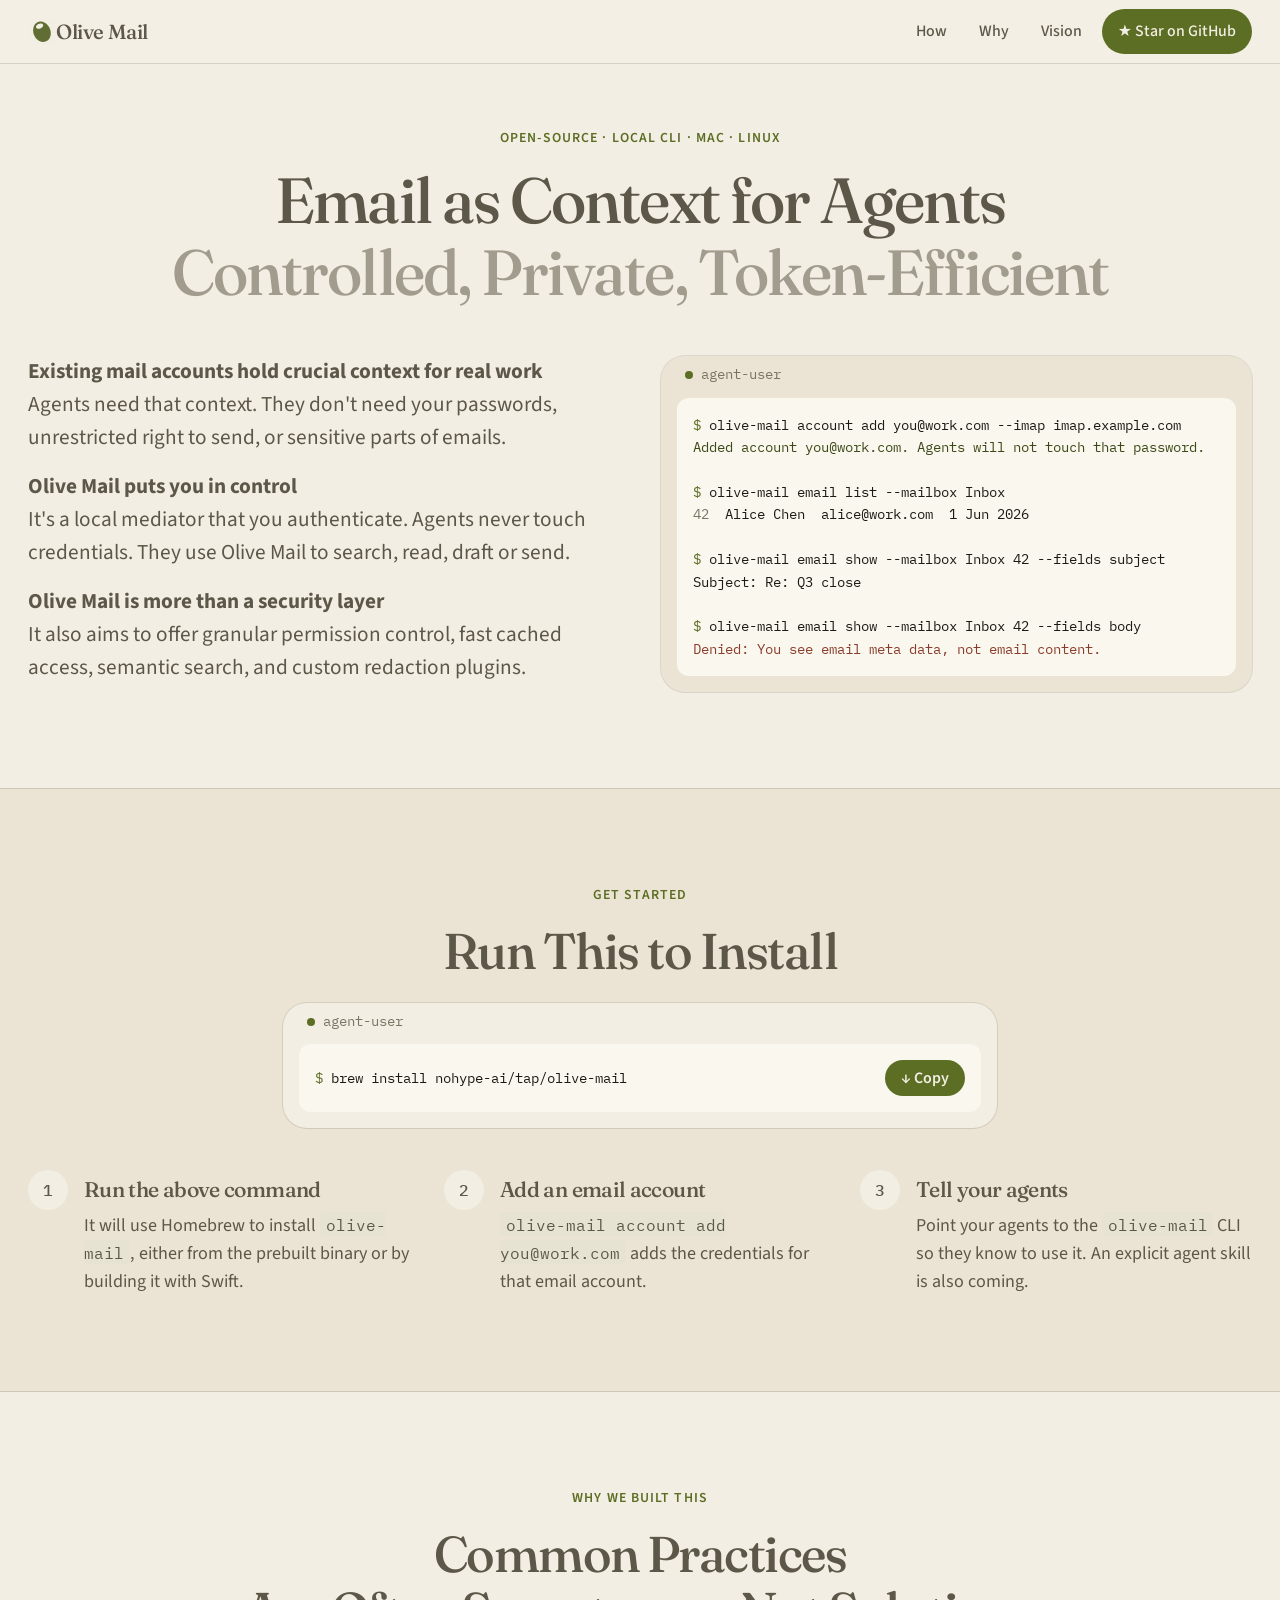
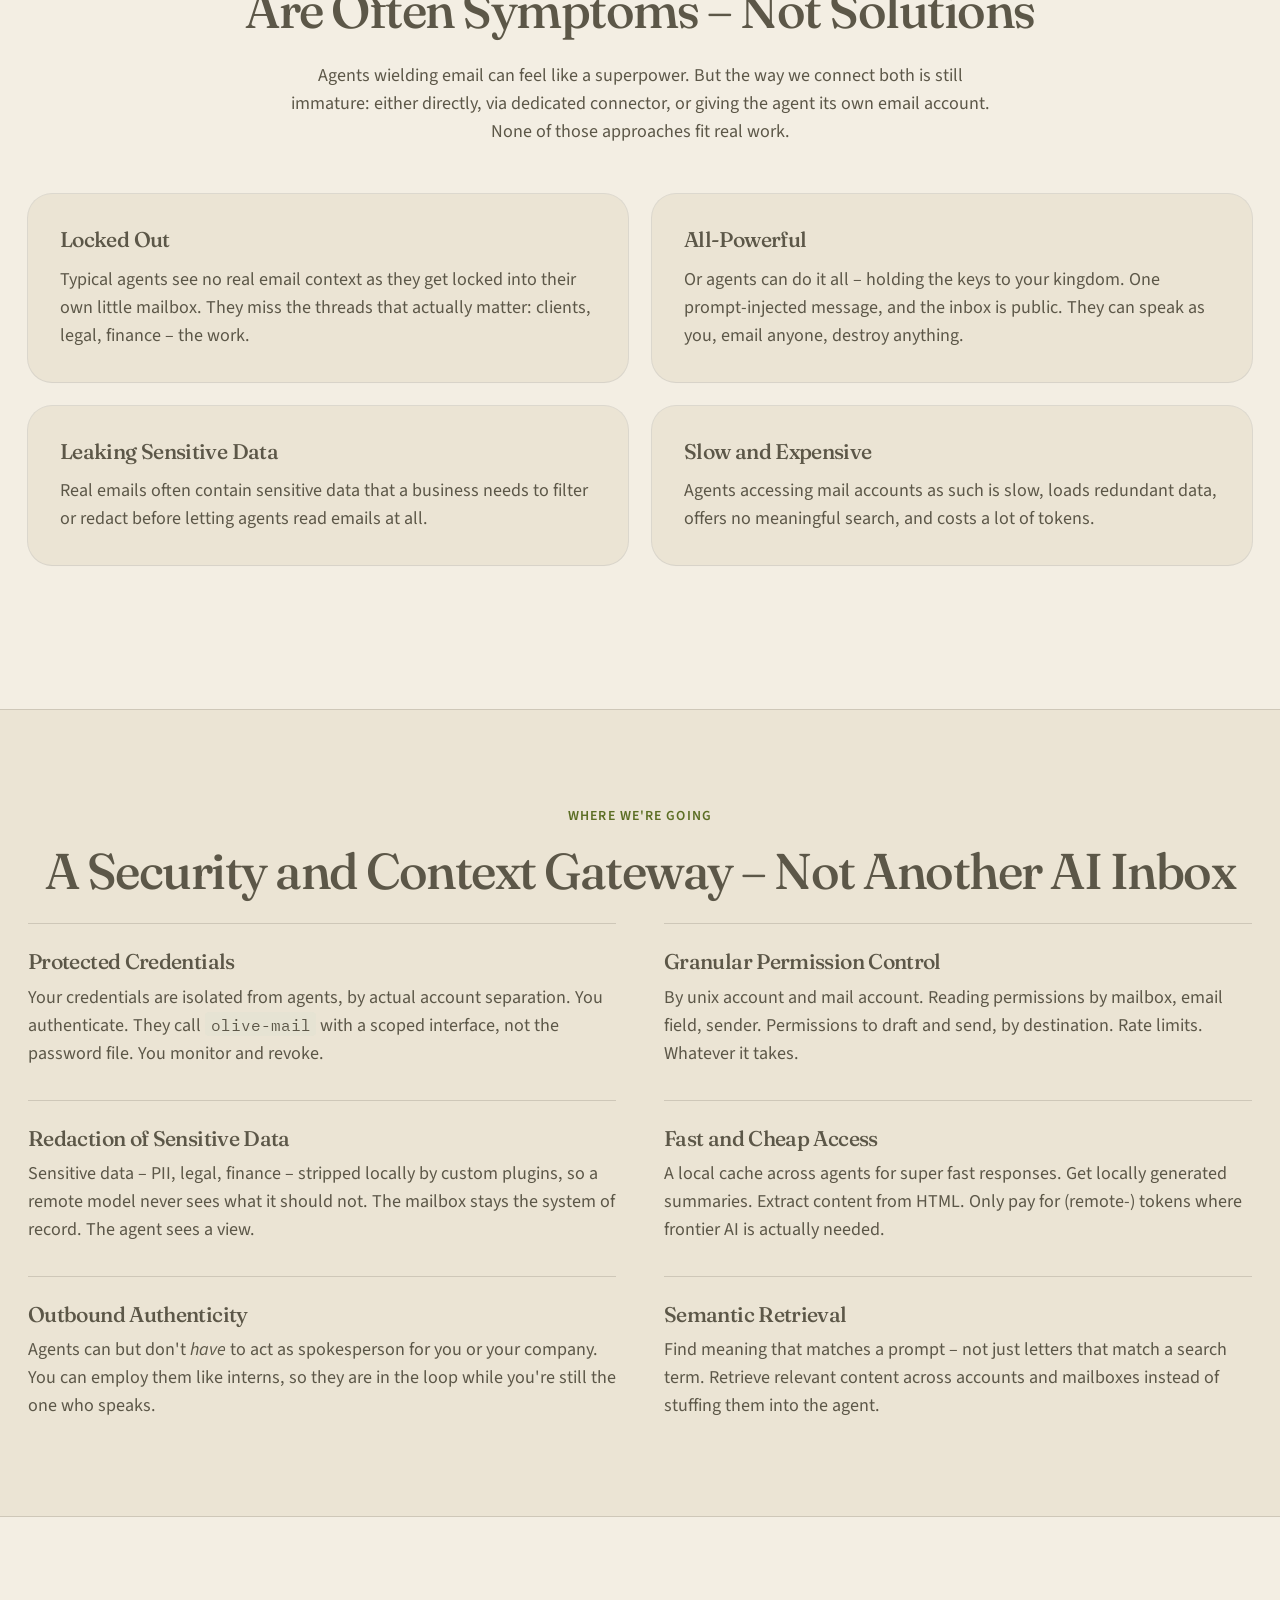
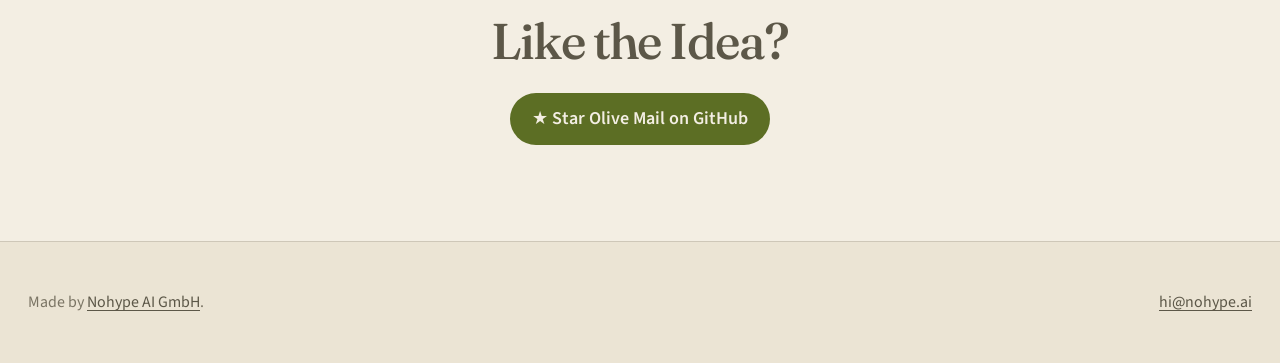
<file: index.html>
<!DOCTYPE html>
<html lang="en">
  <head>
    <meta charset="utf-8" />
    <meta name="viewport" content="width=device-width, initial-scale=1" />
    <title>Olive Mail - Email as Context for Agents</title>
    <meta
      name="description"
      content="olive-mail is a local open-source CLI that turns the mail you already have into context for agents – scoped, redacted, and never sent as you."
    />
    <meta name="theme-color" content="#5C6E24" />
    <meta property="og:type" content="website" />
    <meta property="og:site_name" content="Olive Mail" />
    <meta property="og:title" content="Olive Mail - Email as Context for Agents" />
    <meta property="og:description" content="olive-mail is a local open-source CLI that turns the mail you already have into context for agents – scoped, redacted, and never sent as you." />
    <meta property="og:url" content="https://olivemail.ai/" />
    <meta property="og:image" content="https://olivemail.ai/assets/social_banner.png" />
    <meta property="og:image:type" content="image/png" />
    <meta property="og:image:width" content="1280" />
    <meta property="og:image:height" content="640" />
    <meta property="og:image:alt" content="Olive Mail — Email as Context for Agents. Controlled, Private, Token-Efficient" />
    <meta name="twitter:card" content="summary_large_image" />
    <meta name="twitter:image" content="https://olivemail.ai/assets/social_banner.png" />
    <meta name="twitter:image:alt" content="Olive Mail — Email as Context for Agents. Controlled, Private, Token-Efficient" />
    <link rel="icon" type="image/svg+xml" href="assets/favicon.svg" />
    <link rel="preconnect" href="https://fonts.googleapis.com" />
    <link rel="preconnect" href="https://fonts.gstatic.com" crossorigin />
    <link
      href="https://fonts.googleapis.com/css2?family=Fraunces:opsz,wght@9..144,500;9..144,600&family=IBM+Plex+Mono:wght@400;500&family=Source+Sans+3:ital,wght@0,400;0,500;0,600;1,400&display=swap"
      rel="stylesheet"
    />
    <link rel="stylesheet" href="css/style.css" />
  </head>
  <body>
    <div id="home" class="home-anchor" tabindex="-1"></div>
    <header class="site-header">
      <div class="wrap header-inner">
        <a class="brand" href="#home" aria-label="olive-mail home">
          <img
            class="brand-mark"
            src="assets/favicon.svg"
            width="28"
            height="28"
            alt=""
          />
          <span class="brand-name">Olive Mail</span>
        </a>
        <nav class="nav" aria-label="Primary">
          <a href="#how">How</a>
          <a href="#why">Why</a>
          <a href="#vision">Vision</a>
          <a href="https://github.com/nohype-ai/olive-mail" class="nav-cta" target="_blank" rel="noopener noreferrer">★ Star on GitHub</a>
        </nav>
      </div>
    </header>

    <main id="main">
      <section class="hero">
        <div class="wrap">
          <div class="hero-head">
            <p class="eyebrow">Open-source · Local CLI · Mac · Linux</p>
            <h1>
              Email as Context for Agents<br />
              <span class="h1-sub">Controlled, Private, Token-Efficient</span>
            </h1>
          </div>
          <div class="hero-grid">
            <div class="hero-copy">
              <p class="lede">
                  <b>Existing mail accounts hold crucial context for real work</b><br>Agents need that context. They don't need your passwords, unrestricted right to send, or sensitive parts of emails.
              </p>
              <p class="lede">
                <b>Olive Mail puts you in control</b><br>It's a local mediator that you authenticate. Agents never touch credentials. They use Olive Mail to search, read, draft or send.
              </p>
              <p class="lede">
                <b>Olive Mail is more than a security layer</b><br>It also aims to offer granular permission control, fast cached access, semantic search, and custom redaction plugins.
              </p>
            </div>
            <aside class="hero-panel" aria-label="Command preview">
              <div class="term">
                <div class="term-top">
                  <span class="term-dot" aria-hidden="true"></span>
                  <span>agent-user</span>
                </div>
                <pre class="term-body"><code><span class="prompt">$</span> olive-mail account add you@work.com --imap imap.example.com
<span class="ok">Added account you@work.com. Agents will not touch that password.</span>

<span class="prompt">$</span> olive-mail email list --mailbox Inbox
<span class="dim">42</span>  Alice Chen  alice@work.com  1 Jun 2026

<span class="prompt">$</span> olive-mail email show --mailbox Inbox 42 --fields subject
Subject: Re: Q3 close

<span class="prompt">$</span> olive-mail email show --mailbox Inbox 42 --fields body
<span class="deny">Denied: You see email meta data, not email content.</span></code></pre>
              </div>
            </aside>
          </div>
        </div>
      </section>

      <section class="band" id="how">
        <div class="wrap">
          <p class="eyebrow">Get Started</p>
          <h2>Run This to Install</h2>
          <div
            class="term term-install"
            role="button"
            tabindex="0"
            aria-label="Copy install command: brew install nohype-ai/tap/olive-mail"
            data-copy="brew install nohype-ai/tap/olive-mail"
          >
            <div class="term-top">
              <span class="term-dot" aria-hidden="true"></span>
              <span>agent-user</span>
            </div>
            <div class="term-body">
              <pre><code><span class="prompt">$</span> brew install nohype-ai/tap/olive-mail</code></pre>
              <span class="term-copy-label">↓ Copy</span>
            </div>
          </div>
          <ol class="steps">
            <li>
              <span class="step-n">1</span>
              <div>
                <h3>Run the above command</h3>
                <p>
                  It will use Homebrew to install <code>olive-mail</code>,
                  either from the prebuilt binary or by building it with Swift.
                </p>
              </div>
            </li>
            <li>
              <span class="step-n">2</span>
              <div>
                <h3>Add an email account</h3>
                <p>
                  <code>olive-mail account add you@work.com</code> adds the
                  credentials for that email account.
                </p>
              </div>
            </li>
            <li>
              <span class="step-n">3</span>
              <div>
                <h3>Tell your agents</h3>
                <p>
                  Point your agents to the <code>olive-mail</code> CLI so they
                  know to use it. An explicit agent skill is also coming.
                </p>
              </div>
            </li>
          </ol>
        </div>
      </section>

      <section class="plain" id="why">
        <div class="wrap">
          <p class="eyebrow">Why We Built This</p>
          <h2>Common Practices<br>Are Often Symptoms – Not Solutions</h2>
          <p class="section-body">Agents wielding email can feel like a superpower. But the way we connect both is still immature: either directly, via dedicated connector, or giving the agent its own email account. None of those approaches fit real work.</p>
          <div class="split">
            <article class="card">
              <h3>Locked Out</h3>
              <p>
                Typical agents see no real email context as they get locked into their own
                little mailbox. They miss the threads that actually matter: clients,
                legal, finance – the work.
              </p>
            </article>
            <article class="card">
              <h3>All-Powerful</h3>
              <p>
                Or agents can do it all – holding the keys to your kingdom. One prompt-injected message, and the inbox is public. They can speak as you, email anyone, destroy anything.
              </p>
            </article>
            <article class="card">
              <h3>Leaking Sensitive Data</h3>
              <p>
                Real emails often contain sensitive data that a business needs
                to filter or redact before letting agents read emails at all.
              </p>
            </article>
            <article class="card">
              <h3>Slow and Expensive</h3>
              <p>
                Agents accessing mail accounts as such is slow, loads redundant
                data, offers no meaningful search, and costs a lot of tokens.
              </p>
            </article>
          </div>
        </div>
      </section>

      <section class="band" id="vision">
        <div class="wrap">
          <p class="eyebrow">Where We're Going</p>
          <h2>A Security and Context Gateway – Not Another AI Inbox</h2>
          <ul class="features">
            <li>
              <h3>Protected Credentials</h3>
              <p>
                Your credentials are isolated from agents, by actual account separation. You authenticate. They call <code>olive-mail</code> with a scoped interface, not the password file. You monitor and revoke.
              </p>
            </li>
            <li>
              <h3>Granular Permission Control</h3>
              <p>
                By unix account and mail account. Reading permissions by mailbox, email field, sender. Permissions to draft and send, by destination. Rate limits. Whatever it takes.
              </p>
            </li>
            <li>
              <h3>Redaction of Sensitive Data</h3>
              <p>
                Sensitive data – PII, legal, finance – stripped locally by custom plugins, so a
                remote model never sees what it should not. The mailbox stays
                the system of record. The agent sees a view.
              </p>
            </li>
            <li>
              <h3>Fast and Cheap Access</h3>
              <p>
                A local cache across agents for super fast responses. Get locally generated summaries. Extract content from HTML. Only pay for (remote-) tokens where frontier AI is actually needed.
              </p>
            </li>
            <li>
              <h3>Outbound Authenticity</h3>
              <p>
                  Agents can but don't <em>have</em> to act as spokesperson for you or your
                  company. You can employ them like interns, so they are in the loop while you're still the one who speaks.
              </p>
            </li>
            <li>
              <h3>Semantic Retrieval</h3>
              <p>
                Find meaning that matches a prompt – not just letters that match a search term. Retrieve relevant content across accounts and mailboxes instead of stuffing them into the agent.
              </p>
            </li>
          </ul>
        </div>
      </section>

      <section class="cta-block" id="repo">
        <div class="wrap cta-inner">
          <h2>Like the Idea?</h2>
          <a
            class="cta-btn"
            href="https://github.com/nohype-ai/olive-mail"
            target="_blank"
            rel="noopener noreferrer"
          >★ Star Olive Mail on GitHub</a>
        </div>
      </section>
    </main>

    <footer class="site-footer">
      <div class="wrap footer-inner">
        <p>
          Made by
          <a href="https://nohype.ai">Nohype AI GmbH</a>.
        </p>
        <p>
          <a href="mailto:hi@nohype.ai">hi@nohype.ai</a>
        </p>
      </div>
    </footer>

    <script src="js/app.js"></script>
  </body>
</html>
</file>
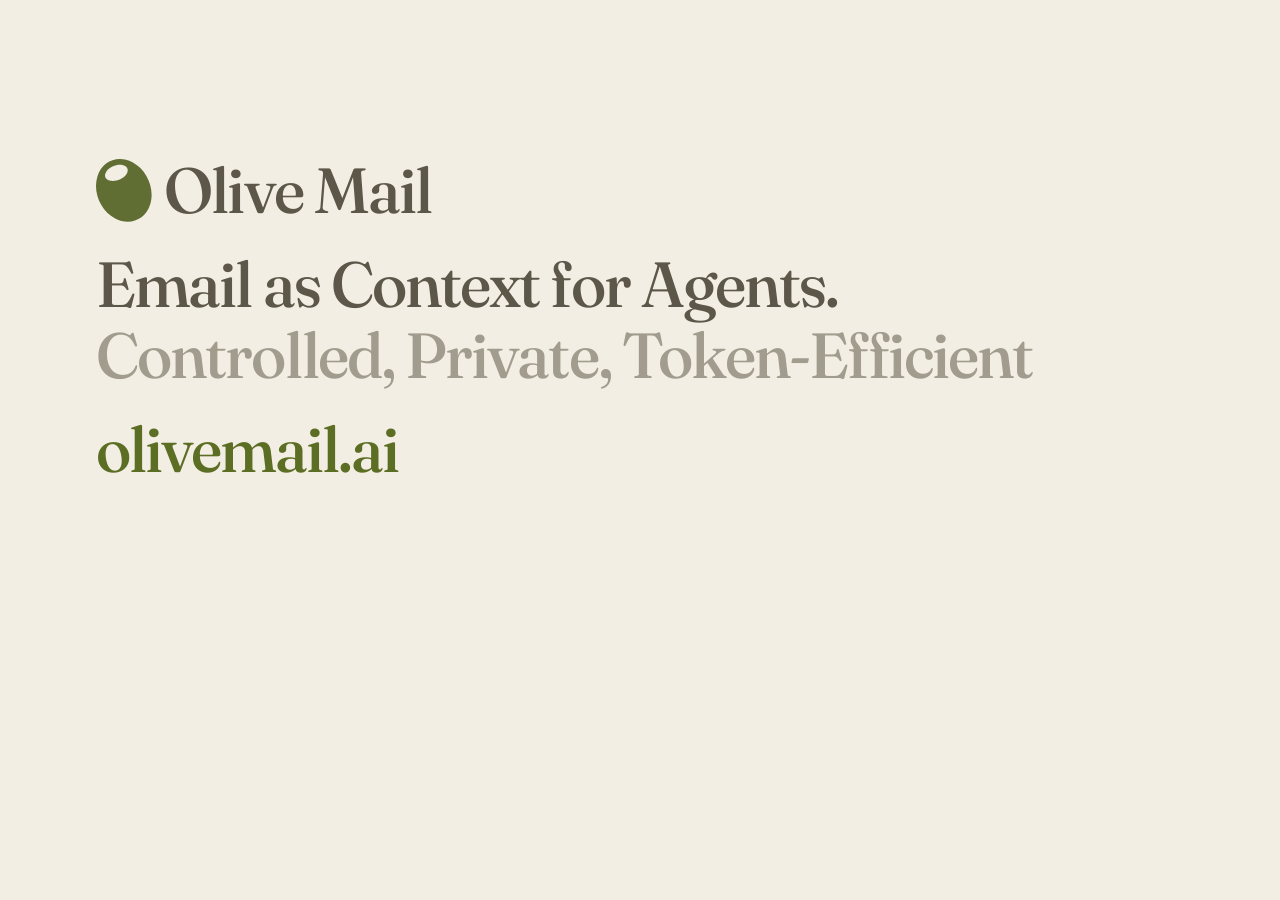
<file: social.html>
<!DOCTYPE html>
<html lang="en">
  <head>
    <meta charset="utf-8" />
    <meta name="viewport" content="width=1280" />
    <title>Olive Mail — social card</title>
    <link rel="icon" type="image/svg+xml" href="assets/favicon.svg" />
    <link rel="preconnect" href="https://fonts.googleapis.com" />
    <link rel="preconnect" href="https://fonts.gstatic.com" crossorigin />
    <link
      href="https://fonts.googleapis.com/css2?family=Fraunces:opsz,wght@9..144,500;9..144,600&family=Source+Sans+3:ital,wght@0,400;0,500;0,600;1,400&display=swap"
      rel="stylesheet"
    />
    <link rel="stylesheet" href="css/style.css" />
    <style>
      html,
      body {
        width: 1280px;
        height: 640px;
        overflow: hidden;
      }

      .social-card {
        width: 1280px;
        height: 640px;
        padding: 80px 96px;
        display: flex;
        flex-direction: column;
        justify-content: center;
        gap: 0.35em;
        font-size: var(--text-3xl);
      }

      .social-card .brand {
        min-height: 0;
        gap: 0.2em;
        pointer-events: none;
        font-size: 1em;
        color: var(--fg-muted);
      }

      .social-card .brand-mark {
        width: auto;
        height: 1em;
        max-width: none;
      }

      .social-card .brand-name {
        font-size: 1em;
        letter-spacing: var(--tracking-display);
        line-height: var(--leading-tight);
      }

      .social-card h1 {
        margin-bottom: 0;
        font-size: 1em;
      }

      .social-domain {
        font-family: var(--font-display);
        font-size: 1em;
        font-weight: 500;
        letter-spacing: var(--tracking-display);
        line-height: var(--leading-tight);
        color: var(--olive);
        margin: 0;
      }
    </style>
  </head>
  <body>
    <div class="social-card">
      <a class="brand" href="#" aria-label="Olive Mail">
        <img
          class="brand-mark"
          src="assets/logo_pure.svg"
          width="28"
          height="32"
          alt=""
        />
        <span class="brand-name">Olive Mail</span>
      </a>
      <h1>
        Email as Context for Agents.<br />
        <span class="h1-sub">Controlled, Private, Token-Efficient</span>
      </h1>
      <p class="social-domain">olivemail.ai</p>
    </div>
  </body>
</html>
</file>
<file: css/style.css>
:root {
  --bg: #f3eee3;
  --bg-elevated: #ebe4d4;
  --fg: #1c1a14;
  --fg-muted: #5c5748;
  --fg-subtle: #7a7464;
  --fg-dim: color-mix(in oklab, var(--fg-subtle) 66%, var(--bg));
  --olive: #5c6e24;
  --olive-deep: #3d4a18;
  --olive-fg: #f3eee3;
  --border: color-mix(in oklab, var(--fg) 14%, transparent);
  --border-strong: color-mix(in oklab, var(--fg) 22%, transparent);
  --shadow-border:
    0 0 0 1px color-mix(in oklab, var(--fg) 10%, transparent),
    0 1px 2px -1px color-mix(in oklab, var(--fg) 8%, transparent);

  --font-display: "Fraunces", "Iowan Old Style", "Palatino Linotype", Palatino, serif;
  --font-body: "Source Sans 3", "Segoe UI", system-ui, sans-serif;
  --font-mono: "IBM Plex Mono", ui-monospace, "SF Mono", Menlo, Consolas, monospace;

  --text-xs: 0.8125rem;
  --text-sm: 0.9375rem;
  --text-base: 1.0625rem;
  --text-lg: 1.25rem;
  --text-xl: clamp(1.5rem, 1.2rem + 1vw, 2rem);
  --text-2xl: clamp(2rem, 1.3rem + 2.2vw, 3.15rem);
  --text-3xl: clamp(2.4rem, 1.4rem + 3.2vw, 3.75rem);

  --leading-tight: 1.12;
  --leading-snug: 1.28;
  --leading-normal: 1.55;
  --tracking-display: -0.03em;

  --space-1: 4px;
  --space-2: 8px;
  --space-3: 12px;
  --space-4: 16px;
  --space-5: 24px;
  --space-6: 32px;
  --space-7: 48px;
  --space-8: 64px;
  --space-9: 96px;

  --radius-xs: 4px;
  --radius-sm: 8px;
  --radius-md: 12px;
  --radius-lg: 16px;
  --radius-xl: 24px;
  --radius-2xl: 32px;

  --wrap: 72rem;
  --header-h: 64px;

  --motion-quick: 150ms;
  --motion-fast: 250ms;
  --motion-slow: 400ms;
  --ease-out: cubic-bezier(0.22, 1, 0.36, 1);
}

*,
*::before,
*::after {
  box-sizing: border-box;
}

html {
  scroll-behavior: smooth;
  -webkit-font-smoothing: antialiased;
  -moz-osx-font-smoothing: grayscale;
}

html,
body {
  margin: 0;
  padding: 0;
  background: var(--bg);
  color: var(--fg);
  font-family: var(--font-body);
  font-size: var(--text-base);
  line-height: var(--leading-normal);
}

body {
  min-height: 100dvh;
}

img {
  max-width: 100%;
  height: auto;
  display: block;
}

a {
  color: var(--olive-deep);
  text-underline-offset: 3px;
}

a:hover {
  color: var(--olive);
}

:focus-visible {
  outline: 2px solid var(--olive);
  outline-offset: 3px;
}

h1,
h2,
h3 {
  font-family: var(--font-display);
  font-weight: 500;
  letter-spacing: var(--tracking-display);
  line-height: var(--leading-tight);
  text-wrap: balance;
  margin: 0;
  color: var(--fg-muted);
}

h1,
h2 {
  margin-bottom: var(--space-5);
}

h1 {
  font-size: var(--text-3xl);
}

.h1-sub {
  color: var(--fg-dim);
}

h2 {
  font-size: var(--text-2xl);
  text-align: center;
}

h3 {
  font-size: var(--text-lg);
  line-height: var(--leading-snug);
  margin-bottom: var(--space-2);
}

p {
  margin: 0 0 var(--space-4);
  text-wrap: pretty;
}

p:last-child {
  margin-bottom: 0;
}

code {
  font-family: var(--font-mono);
  font-size: 0.9em;
  background: color-mix(in oklab, var(--olive) 8%, var(--bg));
  padding: 0.1em 0.35em;
  border-radius: var(--radius-xs);
}

.sr-only {
  position: absolute;
  width: 1px;
  height: 1px;
  padding: 0;
  margin: -1px;
  overflow: hidden;
  clip: rect(0, 0, 0, 0);
  white-space: nowrap;
  border: 0;
}

.wrap {
  width: min(100% - 2 * var(--space-5), var(--wrap));
  margin-inline: auto;
}

.eyebrow {
  font-family: var(--font-body);
  font-size: var(--text-xs);
  font-weight: 600;
  letter-spacing: 0.08em;
  text-transform: uppercase;
  color: var(--olive);
  margin: 0 0 var(--space-4);
  text-align: center;
}

.section-lead {
  max-width: 42rem;
  color: var(--fg-muted);
  font-size: var(--text-lg);
  margin-inline: auto;
  margin-bottom: var(--space-4);
}

.section-body {
  text-align: center;
  max-width: 42rem;
  color: var(--fg-muted);
  margin-inline: auto;
  margin-bottom: var(--space-7);
}

.home-anchor {
  position: absolute;
  top: 0;
  width: 1px;
  height: 1px;
  overflow: hidden;
}

/* Header */

.site-header {
  position: sticky;
  top: 0;
  z-index: 10;
  height: var(--header-h);
  background: color-mix(in oklab, var(--bg) 92%, white);
  border-bottom: 1px solid var(--border);
}

.header-inner {
  height: 100%;
  display: flex;
  align-items: center;
  justify-content: space-between;
  gap: var(--space-4);
}

.brand {
  display: inline-flex;
  align-items: center;
  gap: 0px;
  text-decoration: none;
  color: var(--fg-muted);
  min-height: 44px;
}

.brand:hover {
  color: var(--fg-muted);
}

.brand-mark {
  width: 28px;
  height: 28px;
  flex: none;
}

.brand-name {
  font-family: var(--font-display);
  font-size: 1.2rem;
  font-weight: 500;
  letter-spacing: -0.02em;
}

.nav {
  display: flex;
  align-items: center;
  gap: var(--space-2);
}

.nav a {
  text-decoration: none;
  color: var(--fg-muted);
  font-weight: 500;
  font-size: var(--text-sm);
  padding: 10px 12px;
  min-height: 44px;
  display: inline-flex;
  align-items: center;
  border-radius: 999px;
}

.nav a:hover {
  color: var(--fg-muted);
  background: color-mix(in oklab, var(--olive) 8%, transparent);
}

.nav-cta {
  color: var(--olive-fg) !important;
  background: var(--olive) !important;
  padding-inline: 16px !important;
}

.nav-cta:hover {
  background: var(--olive-deep) !important;
}

/* Hero */

.hero {
  padding: var(--space-8) 0 var(--space-9);
}

.hero-head {
  margin-bottom: var(--space-7);
  text-align: center;
}

.hero-head h1 {
  margin-bottom: 0;
}

.hero-grid {
  display: grid;
  grid-template-columns: minmax(0, 1.08fr) minmax(0, 1.12fr);
  gap: var(--space-8);
  align-items: start;
}

.lede {
  font-size: var(--text-lg);
  color: var(--fg-muted);
  max-width: 38rem;
}

.lede em {
  font-family: var(--font-display);
  font-style: italic;
  font-weight: 500;
  color: var(--fg);
}

.hero-panel {
  min-width: 0;
}

.term {
  width: 100%;
  max-width: 100%;
  min-width: 0;
  background: var(--bg-elevated);
  color: var(--fg);
  border-radius: var(--radius-xl);
  padding: var(--space-2) var(--space-4) var(--space-4);
  box-shadow: var(--shadow-border);
}

.band .term {
  background: var(--bg);
}

.term-top {
  display: flex;
  align-items: center;
  gap: var(--space-2);
  font-family: var(--font-mono);
  font-size: var(--text-xs);
  color: var(--fg-subtle);
  padding: 0 8px 12px;
}

.term-dot {
  width: 8px;
  height: 8px;
  border-radius: 50%;
  background: var(--olive);
}

.term-body {
  margin: 0;
  padding: var(--space-4);
  background: #faf7ef;
  border-radius: var(--radius-md);
  font-family: var(--font-mono);
  font-size: 0.8rem;
  line-height: 1.65;
  overflow-x: hidden;
  overflow-wrap: anywhere;
  white-space: pre-wrap;
  max-width: 100%;
  color: var(--fg);
}

.term-body code {
  background: none;
  padding: 0;
  border-radius: 0;
  font-size: inherit;
  color: inherit;
}

.term-body .prompt {
  color: var(--olive);
}

.term-body .ok {
  color: var(--olive-deep);
}

.term-body .dim {
  color: var(--fg-subtle);
}

.term-body .deny {
  color: #8a3d2b;
}

.term-install {
  max-width: 42rem;
  margin-inline: auto;
  margin-bottom: var(--space-7);
  cursor: pointer;
}

.term-install .term-body {
  display: flex;
  align-items: center;
  gap: var(--space-3);
}

.term-install .term-body pre {
  margin: 0;
  flex: 1;
  min-width: 0;
  font: inherit;
  color: inherit;
  white-space: pre-wrap;
  overflow-wrap: anywhere;
}

.term-install .term-copy-label {
  flex: none;
  margin-left: auto;
  display: inline-flex;
  align-items: center;
  justify-content: center;
  height: 36px;
  padding: 0 16px;
  border-radius: 999px;
  background: var(--olive);
  color: var(--olive-fg);
  font-family: var(--font-body);
  font-weight: 600;
  font-size: var(--text-sm);
  transition:
    background var(--motion-quick) var(--ease-out),
    transform 150ms ease-out;
}

.term-install:hover .term-copy-label,
.term-install:focus-visible .term-copy-label,
.term-install.is-copied .term-copy-label {
  background: var(--olive-deep);
  color: var(--olive-fg);
}

.term-install:active .term-copy-label {
  transform: scale(0.96);
}

.cta-btn {
  display: inline-flex;
  align-items: center;
  justify-content: center;
  height: 52px;
  padding: 0 22px;
  border-radius: 999px;
  background: var(--olive);
  color: var(--olive-fg);
  font-weight: 600;
  font-size: var(--text-base);
  text-decoration: none;
  white-space: nowrap;
  transition:
    background var(--motion-quick) var(--ease-out),
    color var(--motion-quick) var(--ease-out),
    transform 150ms ease-out;
}

.cta-btn:hover {
  background: var(--olive-deep);
  color: var(--olive-fg);
}

.cta-btn:active {
  transform: scale(0.96);
}

/* Bands */

.band,
.plain,
.cta-block {
  padding: var(--space-9) 0;
}

.band {
  background: var(--bg-elevated);
  border-block: 1px solid var(--border);
}

.split {
  display: grid;
  grid-template-columns: 1fr 1fr;
  gap: var(--space-5);
  margin-bottom: var(--space-7);
}

.card {
  background: var(--bg);
  border-radius: var(--radius-xl);
  padding: var(--space-6);
  box-shadow: var(--shadow-border);
}

.plain .card {
  background: var(--bg-elevated);
}

.card h3 {
  font-family: var(--font-display);
  margin-bottom: var(--space-3);
}

.card p {
  color: var(--fg-muted);
}

.features {
  list-style: none;
  margin: 0;
  padding: 0;
  display: grid;
  grid-template-columns: 1fr 1fr;
  gap: var(--space-6) var(--space-7);
}

.features li {
  padding-top: var(--space-5);
  border-top: 1px solid var(--border);
}

.features p {
  color: var(--fg-muted);
}

.steps {
  list-style: none;
  margin: 0;
  padding: 0;
  display: grid;
  grid-template-columns: 1fr 1fr 1fr;
  gap: var(--space-5);
}

.steps li {
  display: grid;
  grid-template-columns: auto 1fr;
  gap: var(--space-4);
  align-items: start;
}

.step-n {
  width: 40px;
  height: 40px;
  margin-top: -6px;
  border-radius: 999px;
  display: grid;
  place-items: center;
  font-family: var(--font-mono);
  font-size: var(--text-sm);
  font-weight: 500;
  color: var(--fg-muted);
  background: var(--bg);
}

.steps p {
  color: var(--fg-muted);
}

.platforms {
  margin-top: var(--space-6);
  font-size: var(--text-sm);
  color: var(--fg-subtle);
}

.cta-inner {
  max-width: 44rem;
  margin-inline: auto;
  text-align: center;
}

.cta-block h2 {
  max-width: 18ch;
  margin-inline: auto;
}

/* Footer */

.site-footer {
  padding: var(--space-7) 0;
  border-top: 1px solid var(--border);
  background: var(--bg-elevated);
  color: var(--fg-subtle);
  font-size: var(--text-sm);
}

.footer-inner {
  display: flex;
  justify-content: space-between;
  gap: var(--space-4);
  flex-wrap: wrap;
}

.footer-inner p {
  margin: 0;
}

.footer-inner a {
  color: var(--fg-muted);
}

/* Motion */

.hero-head > *,
.hero-copy > *,
.hero-panel {
  animation: rise var(--motion-slow) var(--ease-out) both;
}

.hero-head > *:nth-child(1) { animation-delay: 40ms; }
.hero-head > *:nth-child(2) { animation-delay: 80ms; }
.hero-copy > *:nth-child(1) { animation-delay: 120ms; }
.hero-copy > *:nth-child(2) { animation-delay: 160ms; }
.hero-copy > *:nth-child(3) { animation-delay: 200ms; }
.hero-copy > *:nth-child(4) { animation-delay: 240ms; }
.hero-panel { animation-delay: 160ms; }

@keyframes rise {
  from {
    opacity: 0;
    transform: translateY(12px);
    filter: blur(4px);
  }
  to {
    opacity: 1;
    transform: translateY(0);
    filter: blur(0);
  }
}

@media (prefers-reduced-motion: reduce) {
  html {
    scroll-behavior: auto;
  }

  .hero-head > *,
  .hero-copy > *,
  .hero-panel {
    animation: none;
  }

  .cta-btn:active {
    transform: none;
  }
}

/* Responsive */

@media (max-width: 860px) {
  .hero-grid,
  .split,
  .features,
  .steps {
    grid-template-columns: 1fr;
  }

  .nav a:not(.nav-cta) {
    display: none;
  }

  .hero {
    padding-top: var(--space-6);
  }
}

@media (max-width: 480px) {
  .wrap {
    width: min(100% - 2 * var(--space-4), var(--wrap));
  }

  .band,
  .plain,
  .cta-block {
    padding: var(--space-8) 0;
  }
}
</file>
